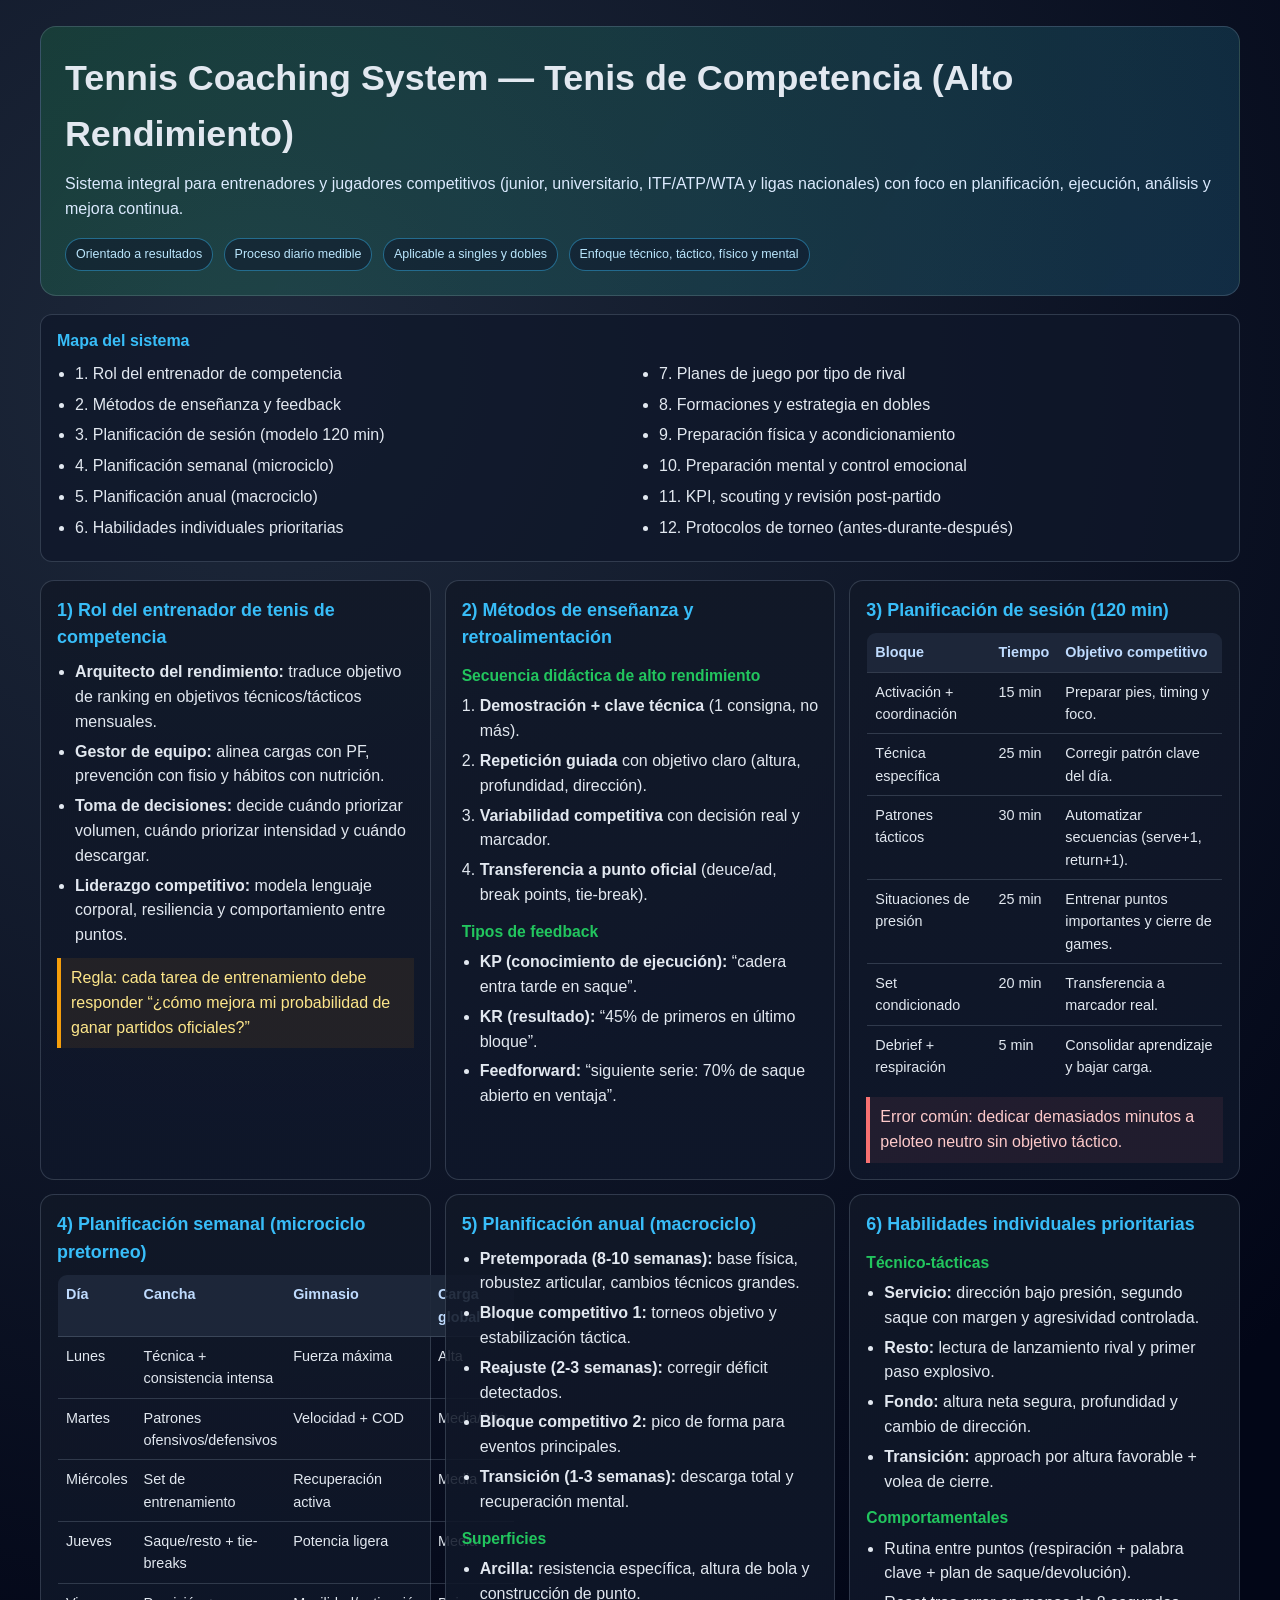
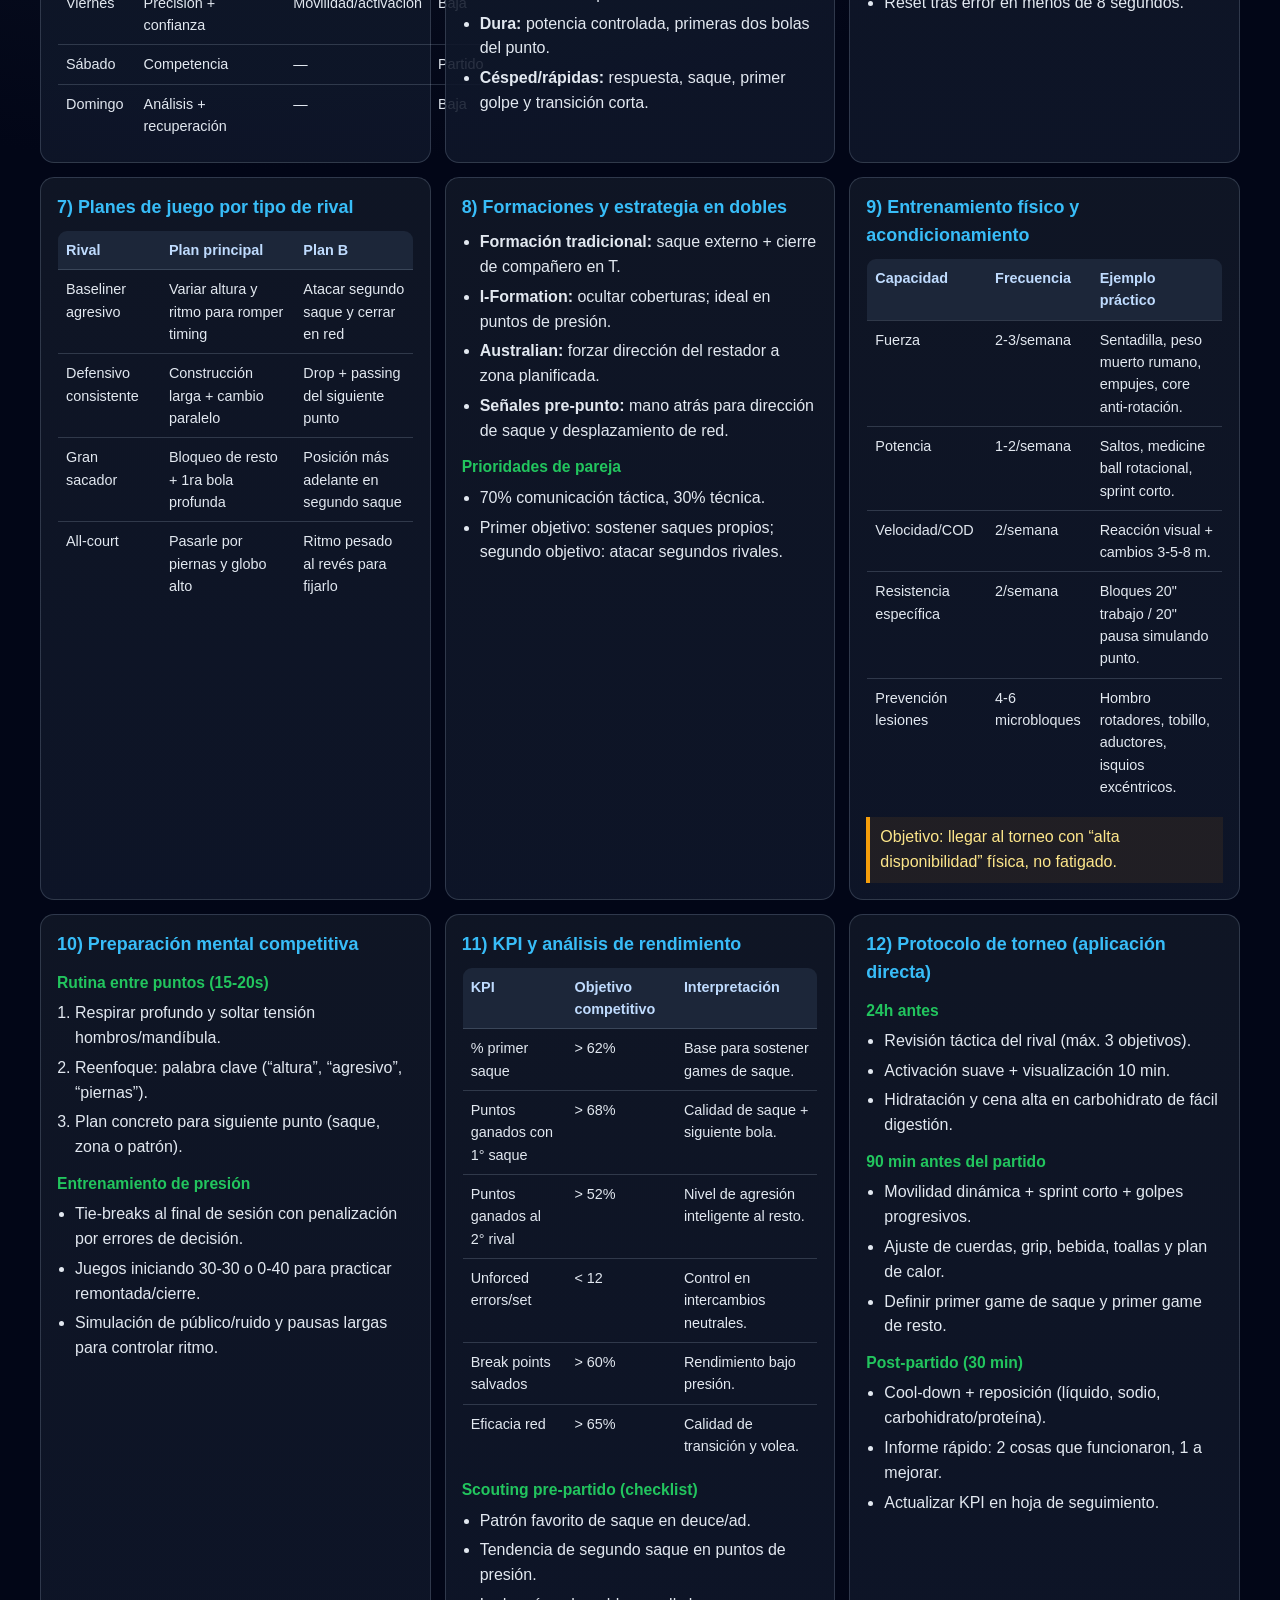
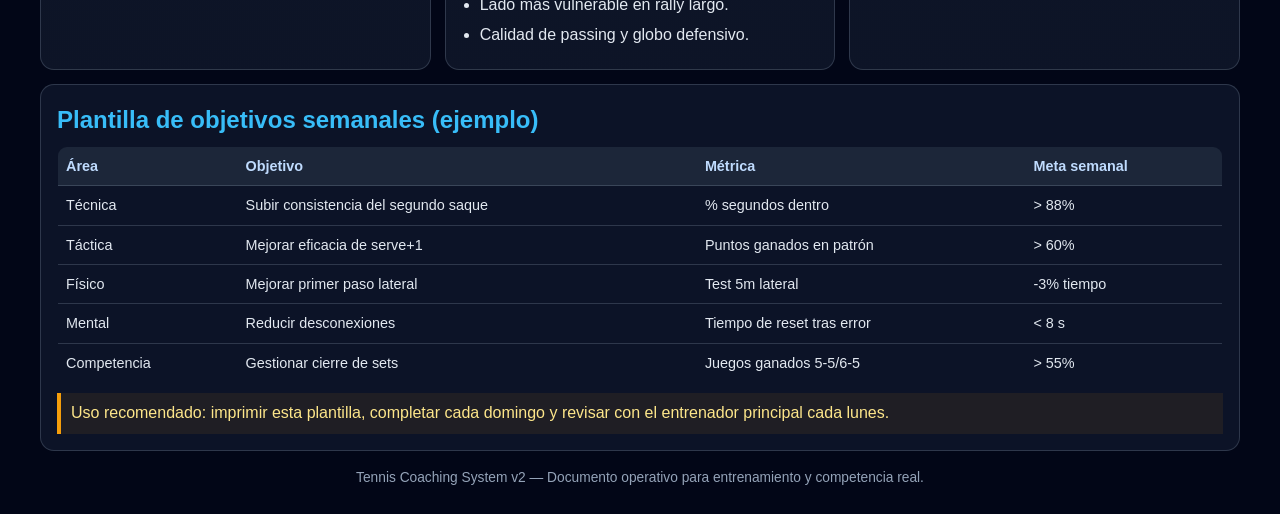
<file: templates/Tennis_coaching_system.html>
<!DOCTYPE html>
<html lang="es">
<head>
    <meta charset="UTF-8">
    <meta name="viewport" content="width=device-width, initial-scale=1.0">
    <title>Tennis Coaching System | Alto Rendimiento</title>
    <style>
        :root {
            --bg: #020617;
            --panel: #0f172a;
            --panel-soft: #111827;
            --line: rgba(148, 163, 184, 0.25);
            --text: #e2e8f0;
            --muted: #94a3b8;
            --accent: #22c55e;
            --accent-2: #38bdf8;
            --warning: #f59e0b;
            --danger: #f87171;
        }

        * { box-sizing: border-box; margin: 0; padding: 0; }

        body {
            font-family: Inter, Arial, sans-serif;
            background: radial-gradient(circle at 20% 10%, #1e293b 0%, #020617 40%), var(--bg);
            color: var(--text);
            line-height: 1.55;
        }

        .container {
            width: min(1200px, 94%);
            margin: 26px auto;
        }

        .hero {
            border: 1px solid var(--line);
            border-radius: 16px;
            padding: 24px;
            background: linear-gradient(125deg, rgba(34, 197, 94, 0.18), rgba(56, 189, 248, 0.16));
            margin-bottom: 18px;
        }

        .hero h1 {
            font-size: clamp(1.5rem, 2.8vw, 2.3rem);
            margin-bottom: 10px;
        }

        .hero p {
            color: #dbeafe;
            margin-bottom: 12px;
        }

        .pill {
            display: inline-block;
            font-size: 0.78rem;
            padding: 6px 10px;
            border-radius: 999px;
            border: 1px solid rgba(56, 189, 248, 0.45);
            background: rgba(15, 23, 42, 0.55);
            color: #bae6fd;
            margin: 4px 6px 0 0;
        }

        .toc {
            border: 1px solid var(--line);
            border-radius: 12px;
            background: rgba(15, 23, 42, 0.75);
            padding: 14px 16px;
            margin-bottom: 18px;
        }

        .toc h2 {
            font-size: 1rem;
            margin-bottom: 8px;
            color: var(--accent-2);
        }

        .toc ul {
            columns: 2;
            gap: 20px;
            margin-left: 18px;
        }

        .toc li { margin-bottom: 6px; }

        .grid {
            display: grid;
            grid-template-columns: repeat(auto-fit, minmax(320px, 1fr));
            gap: 14px;
        }

        .card {
            border: 1px solid var(--line);
            border-radius: 14px;
            background: linear-gradient(180deg, rgba(17, 24, 39, 0.88), rgba(15, 23, 42, 0.88));
            padding: 16px;
        }

        .card h2 {
            color: var(--accent-2);
            font-size: 1.12rem;
            margin-bottom: 8px;
        }

        .card h3 {
            color: var(--accent);
            font-size: 0.98rem;
            margin: 12px 0 6px;
        }

        .card ul, .card ol { margin-left: 18px; }
        .card li { margin-bottom: 5px; }

        .note {
            margin-top: 10px;
            border-left: 4px solid var(--warning);
            padding: 8px 10px;
            color: #fde68a;
            background: rgba(245, 158, 11, 0.08);
        }

        .risk {
            margin-top: 10px;
            border-left: 4px solid var(--danger);
            padding: 8px 10px;
            color: #fecaca;
            background: rgba(248, 113, 113, 0.08);
        }

        table {
            width: 100%;
            border-collapse: collapse;
            margin-top: 8px;
            border: 1px solid var(--line);
            border-radius: 10px;
            overflow: hidden;
            font-size: 0.9rem;
        }

        th, td {
            border-bottom: 1px solid var(--line);
            padding: 8px;
            text-align: left;
            vertical-align: top;
        }

        th {
            color: #bfdbfe;
            background: rgba(30, 41, 59, 0.9);
        }

        .full {
            margin-top: 14px;
            border: 1px solid var(--line);
            border-radius: 14px;
            padding: 16px;
            background: rgba(15, 23, 42, 0.86);
        }

        .footer {
            text-align: center;
            color: var(--muted);
            margin: 16px 0 6px;
            font-size: 0.86rem;
        }

        @media (max-width: 760px) {
            .toc ul { columns: 1; }
        }
    </style>
</head>
<body>
    <main class="container">
        <header class="hero">
            <h1>Tennis Coaching System — Tenis de Competencia (Alto Rendimiento)</h1>
            <p>
                Sistema integral para entrenadores y jugadores competitivos (junior, universitario, ITF/ATP/WTA y ligas nacionales) con foco en planificación, ejecución, análisis y mejora continua.
            </p>
            <span class="pill">Orientado a resultados</span>
            <span class="pill">Proceso diario medible</span>
            <span class="pill">Aplicable a singles y dobles</span>
            <span class="pill">Enfoque técnico, táctico, físico y mental</span>
        </header>

        <section class="toc">
            <h2>Mapa del sistema</h2>
            <ul>
                <li>1. Rol del entrenador de competencia</li>
                <li>2. Métodos de enseñanza y feedback</li>
                <li>3. Planificación de sesión (modelo 120 min)</li>
                <li>4. Planificación semanal (microciclo)</li>
                <li>5. Planificación anual (macrociclo)</li>
                <li>6. Habilidades individuales prioritarias</li>
                <li>7. Planes de juego por tipo de rival</li>
                <li>8. Formaciones y estrategia en dobles</li>
                <li>9. Preparación física y acondicionamiento</li>
                <li>10. Preparación mental y control emocional</li>
                <li>11. KPI, scouting y revisión post-partido</li>
                <li>12. Protocolos de torneo (antes-durante-después)</li>
            </ul>
        </section>

        <section class="grid">
            <article class="card">
                <h2>1) Rol del entrenador de tenis de competencia</h2>
                <ul>
                    <li><strong>Arquitecto del rendimiento:</strong> traduce objetivo de ranking en objetivos técnicos/tácticos mensuales.</li>
                    <li><strong>Gestor de equipo:</strong> alinea cargas con PF, prevención con fisio y hábitos con nutrición.</li>
                    <li><strong>Toma de decisiones:</strong> decide cuándo priorizar volumen, cuándo priorizar intensidad y cuándo descargar.</li>
                    <li><strong>Liderazgo competitivo:</strong> modela lenguaje corporal, resiliencia y comportamiento entre puntos.</li>
                </ul>
                <div class="note">Regla: cada tarea de entrenamiento debe responder “¿cómo mejora mi probabilidad de ganar partidos oficiales?”</div>
            </article>

            <article class="card">
                <h2>2) Métodos de enseñanza y retroalimentación</h2>
                <h3>Secuencia didáctica de alto rendimiento</h3>
                <ol>
                    <li><strong>Demostración + clave técnica</strong> (1 consigna, no más).</li>
                    <li><strong>Repetición guiada</strong> con objetivo claro (altura, profundidad, dirección).</li>
                    <li><strong>Variabilidad competitiva</strong> con decisión real y marcador.</li>
                    <li><strong>Transferencia a punto oficial</strong> (deuce/ad, break points, tie-break).</li>
                </ol>
                <h3>Tipos de feedback</h3>
                <ul>
                    <li><strong>KP (conocimiento de ejecución):</strong> “cadera entra tarde en saque”.</li>
                    <li><strong>KR (resultado):</strong> “45% de primeros en último bloque”.</li>
                    <li><strong>Feedforward:</strong> “siguiente serie: 70% de saque abierto en ventaja”.</li>
                </ul>
            </article>

            <article class="card">
                <h2>3) Planificación de sesión (120 min)</h2>
                <table>
                    <thead>
                        <tr><th>Bloque</th><th>Tiempo</th><th>Objetivo competitivo</th></tr>
                    </thead>
                    <tbody>
                        <tr><td>Activación + coordinación</td><td>15 min</td><td>Preparar pies, timing y foco.</td></tr>
                        <tr><td>Técnica específica</td><td>25 min</td><td>Corregir patrón clave del día.</td></tr>
                        <tr><td>Patrones tácticos</td><td>30 min</td><td>Automatizar secuencias (serve+1, return+1).</td></tr>
                        <tr><td>Situaciones de presión</td><td>25 min</td><td>Entrenar puntos importantes y cierre de games.</td></tr>
                        <tr><td>Set condicionado</td><td>20 min</td><td>Transferencia a marcador real.</td></tr>
                        <tr><td>Debrief + respiración</td><td>5 min</td><td>Consolidar aprendizaje y bajar carga.</td></tr>
                    </tbody>
                </table>
                <div class="risk">Error común: dedicar demasiados minutos a peloteo neutro sin objetivo táctico.</div>
            </article>

            <article class="card">
                <h2>4) Planificación semanal (microciclo pretorneo)</h2>
                <table>
                    <thead>
                        <tr><th>Día</th><th>Cancha</th><th>Gimnasio</th><th>Carga global</th></tr>
                    </thead>
                    <tbody>
                        <tr><td>Lunes</td><td>Técnica + consistencia intensa</td><td>Fuerza máxima</td><td>Alta</td></tr>
                        <tr><td>Martes</td><td>Patrones ofensivos/defensivos</td><td>Velocidad + COD</td><td>Media/Alta</td></tr>
                        <tr><td>Miércoles</td><td>Set de entrenamiento</td><td>Recuperación activa</td><td>Media</td></tr>
                        <tr><td>Jueves</td><td>Saque/resto + tie-breaks</td><td>Potencia ligera</td><td>Media</td></tr>
                        <tr><td>Viernes</td><td>Precisión + confianza</td><td>Movilidad/activación</td><td>Baja</td></tr>
                        <tr><td>Sábado</td><td>Competencia</td><td>—</td><td>Partido</td></tr>
                        <tr><td>Domingo</td><td>Análisis + recuperación</td><td>—</td><td>Baja</td></tr>
                    </tbody>
                </table>
            </article>

            <article class="card">
                <h2>5) Planificación anual (macrociclo)</h2>
                <ul>
                    <li><strong>Pretemporada (8-10 semanas):</strong> base física, robustez articular, cambios técnicos grandes.</li>
                    <li><strong>Bloque competitivo 1:</strong> torneos objetivo y estabilización táctica.</li>
                    <li><strong>Reajuste (2-3 semanas):</strong> corregir déficit detectados.</li>
                    <li><strong>Bloque competitivo 2:</strong> pico de forma para eventos principales.</li>
                    <li><strong>Transición (1-3 semanas):</strong> descarga total y recuperación mental.</li>
                </ul>
                <h3>Superficies</h3>
                <ul>
                    <li><strong>Arcilla:</strong> resistencia específica, altura de bola y construcción de punto.</li>
                    <li><strong>Dura:</strong> potencia controlada, primeras dos bolas del punto.</li>
                    <li><strong>Césped/rápidas:</strong> respuesta, saque, primer golpe y transición corta.</li>
                </ul>
            </article>

            <article class="card">
                <h2>6) Habilidades individuales prioritarias</h2>
                <h3>Técnico-tácticas</h3>
                <ul>
                    <li><strong>Servicio:</strong> dirección bajo presión, segundo saque con margen y agresividad controlada.</li>
                    <li><strong>Resto:</strong> lectura de lanzamiento rival y primer paso explosivo.</li>
                    <li><strong>Fondo:</strong> altura neta segura, profundidad y cambio de dirección.</li>
                    <li><strong>Transición:</strong> approach por altura favorable + volea de cierre.</li>
                </ul>
                <h3>Comportamentales</h3>
                <ul>
                    <li>Rutina entre puntos (respiración + palabra clave + plan de saque/devolución).</li>
                    <li>Reset tras error en menos de 8 segundos.</li>
                </ul>
            </article>

            <article class="card">
                <h2>7) Planes de juego por tipo de rival</h2>
                <table>
                    <thead>
                        <tr><th>Rival</th><th>Plan principal</th><th>Plan B</th></tr>
                    </thead>
                    <tbody>
                        <tr><td>Baseliner agresivo</td><td>Variar altura y ritmo para romper timing</td><td>Atacar segundo saque y cerrar en red</td></tr>
                        <tr><td>Defensivo consistente</td><td>Construcción larga + cambio paralelo</td><td>Drop + passing del siguiente punto</td></tr>
                        <tr><td>Gran sacador</td><td>Bloqueo de resto + 1ra bola profunda</td><td>Posición más adelante en segundo saque</td></tr>
                        <tr><td>All-court</td><td>Pasarle por piernas y globo alto</td><td>Ritmo pesado al revés para fijarlo</td></tr>
                    </tbody>
                </table>
            </article>

            <article class="card">
                <h2>8) Formaciones y estrategia en dobles</h2>
                <ul>
                    <li><strong>Formación tradicional:</strong> saque externo + cierre de compañero en T.</li>
                    <li><strong>I-Formation:</strong> ocultar coberturas; ideal en puntos de presión.</li>
                    <li><strong>Australian:</strong> forzar dirección del restador a zona planificada.</li>
                    <li><strong>Señales pre-punto:</strong> mano atrás para dirección de saque y desplazamiento de red.</li>
                </ul>
                <h3>Prioridades de pareja</h3>
                <ul>
                    <li>70% comunicación táctica, 30% técnica.</li>
                    <li>Primer objetivo: sostener saques propios; segundo objetivo: atacar segundos rivales.</li>
                </ul>
            </article>

            <article class="card">
                <h2>9) Entrenamiento físico y acondicionamiento</h2>
                <table>
                    <thead>
                        <tr><th>Capacidad</th><th>Frecuencia</th><th>Ejemplo práctico</th></tr>
                    </thead>
                    <tbody>
                        <tr><td>Fuerza</td><td>2-3/semana</td><td>Sentadilla, peso muerto rumano, empujes, core anti-rotación.</td></tr>
                        <tr><td>Potencia</td><td>1-2/semana</td><td>Saltos, medicine ball rotacional, sprint corto.</td></tr>
                        <tr><td>Velocidad/COD</td><td>2/semana</td><td>Reacción visual + cambios 3-5-8 m.</td></tr>
                        <tr><td>Resistencia específica</td><td>2/semana</td><td>Bloques 20" trabajo / 20" pausa simulando punto.</td></tr>
                        <tr><td>Prevención lesiones</td><td>4-6 microbloques</td><td>Hombro rotadores, tobillo, aductores, isquios excéntricos.</td></tr>
                    </tbody>
                </table>
                <div class="note">Objetivo: llegar al torneo con “alta disponibilidad” física, no fatigado.</div>
            </article>

            <article class="card">
                <h2>10) Preparación mental competitiva</h2>
                <h3>Rutina entre puntos (15-20s)</h3>
                <ol>
                    <li>Respirar profundo y soltar tensión hombros/mandíbula.</li>
                    <li>Reenfoque: palabra clave (“altura”, “agresivo”, “piernas”).</li>
                    <li>Plan concreto para siguiente punto (saque, zona o patrón).</li>
                </ol>
                <h3>Entrenamiento de presión</h3>
                <ul>
                    <li>Tie-breaks al final de sesión con penalización por errores de decisión.</li>
                    <li>Juegos iniciando 30-30 o 0-40 para practicar remontada/cierre.</li>
                    <li>Simulación de público/ruido y pausas largas para controlar ritmo.</li>
                </ul>
            </article>

            <article class="card">
                <h2>11) KPI y análisis de rendimiento</h2>
                <table>
                    <thead>
                        <tr><th>KPI</th><th>Objetivo competitivo</th><th>Interpretación</th></tr>
                    </thead>
                    <tbody>
                        <tr><td>% primer saque</td><td>&gt; 62%</td><td>Base para sostener games de saque.</td></tr>
                        <tr><td>Puntos ganados con 1° saque</td><td>&gt; 68%</td><td>Calidad de saque + siguiente bola.</td></tr>
                        <tr><td>Puntos ganados al 2° rival</td><td>&gt; 52%</td><td>Nivel de agresión inteligente al resto.</td></tr>
                        <tr><td>Unforced errors/set</td><td>&lt; 12</td><td>Control en intercambios neutrales.</td></tr>
                        <tr><td>Break points salvados</td><td>&gt; 60%</td><td>Rendimiento bajo presión.</td></tr>
                        <tr><td>Eficacia red</td><td>&gt; 65%</td><td>Calidad de transición y volea.</td></tr>
                    </tbody>
                </table>
                <h3>Scouting pre-partido (checklist)</h3>
                <ul>
                    <li>Patrón favorito de saque en deuce/ad.</li>
                    <li>Tendencia de segundo saque en puntos de presión.</li>
                    <li>Lado más vulnerable en rally largo.</li>
                    <li>Calidad de passing y globo defensivo.</li>
                </ul>
            </article>

            <article class="card">
                <h2>12) Protocolo de torneo (aplicación directa)</h2>
                <h3>24h antes</h3>
                <ul>
                    <li>Revisión táctica del rival (máx. 3 objetivos).</li>
                    <li>Activación suave + visualización 10 min.</li>
                    <li>Hidratación y cena alta en carbohidrato de fácil digestión.</li>
                </ul>
                <h3>90 min antes del partido</h3>
                <ul>
                    <li>Movilidad dinámica + sprint corto + golpes progresivos.</li>
                    <li>Ajuste de cuerdas, grip, bebida, toallas y plan de calor.</li>
                    <li>Definir primer game de saque y primer game de resto.</li>
                </ul>
                <h3>Post-partido (30 min)</h3>
                <ul>
                    <li>Cool-down + reposición (líquido, sodio, carbohidrato/proteína).</li>
                    <li>Informe rápido: 2 cosas que funcionaron, 1 a mejorar.</li>
                    <li>Actualizar KPI en hoja de seguimiento.</li>
                </ul>
            </article>
        </section>

        <section class="full">
            <h2 style="color: var(--accent-2); margin-bottom: 8px;">Plantilla de objetivos semanales (ejemplo)</h2>
            <table>
                <thead>
                    <tr><th>Área</th><th>Objetivo</th><th>Métrica</th><th>Meta semanal</th></tr>
                </thead>
                <tbody>
                    <tr><td>Técnica</td><td>Subir consistencia del segundo saque</td><td>% segundos dentro</td><td>&gt; 88%</td></tr>
                    <tr><td>Táctica</td><td>Mejorar eficacia de serve+1</td><td>Puntos ganados en patrón</td><td>&gt; 60%</td></tr>
                    <tr><td>Físico</td><td>Mejorar primer paso lateral</td><td>Test 5m lateral</td><td>-3% tiempo</td></tr>
                    <tr><td>Mental</td><td>Reducir desconexiones</td><td>Tiempo de reset tras error</td><td>&lt; 8 s</td></tr>
                    <tr><td>Competencia</td><td>Gestionar cierre de sets</td><td>Juegos ganados 5-5/6-5</td><td>&gt; 55%</td></tr>
                </tbody>
            </table>
            <p class="note">Uso recomendado: imprimir esta plantilla, completar cada domingo y revisar con el entrenador principal cada lunes.</p>
        </section>

        <p class="footer">Tennis Coaching System v2 — Documento operativo para entrenamiento y competencia real.</p>
    </main>
</body>
</html>
</file>
